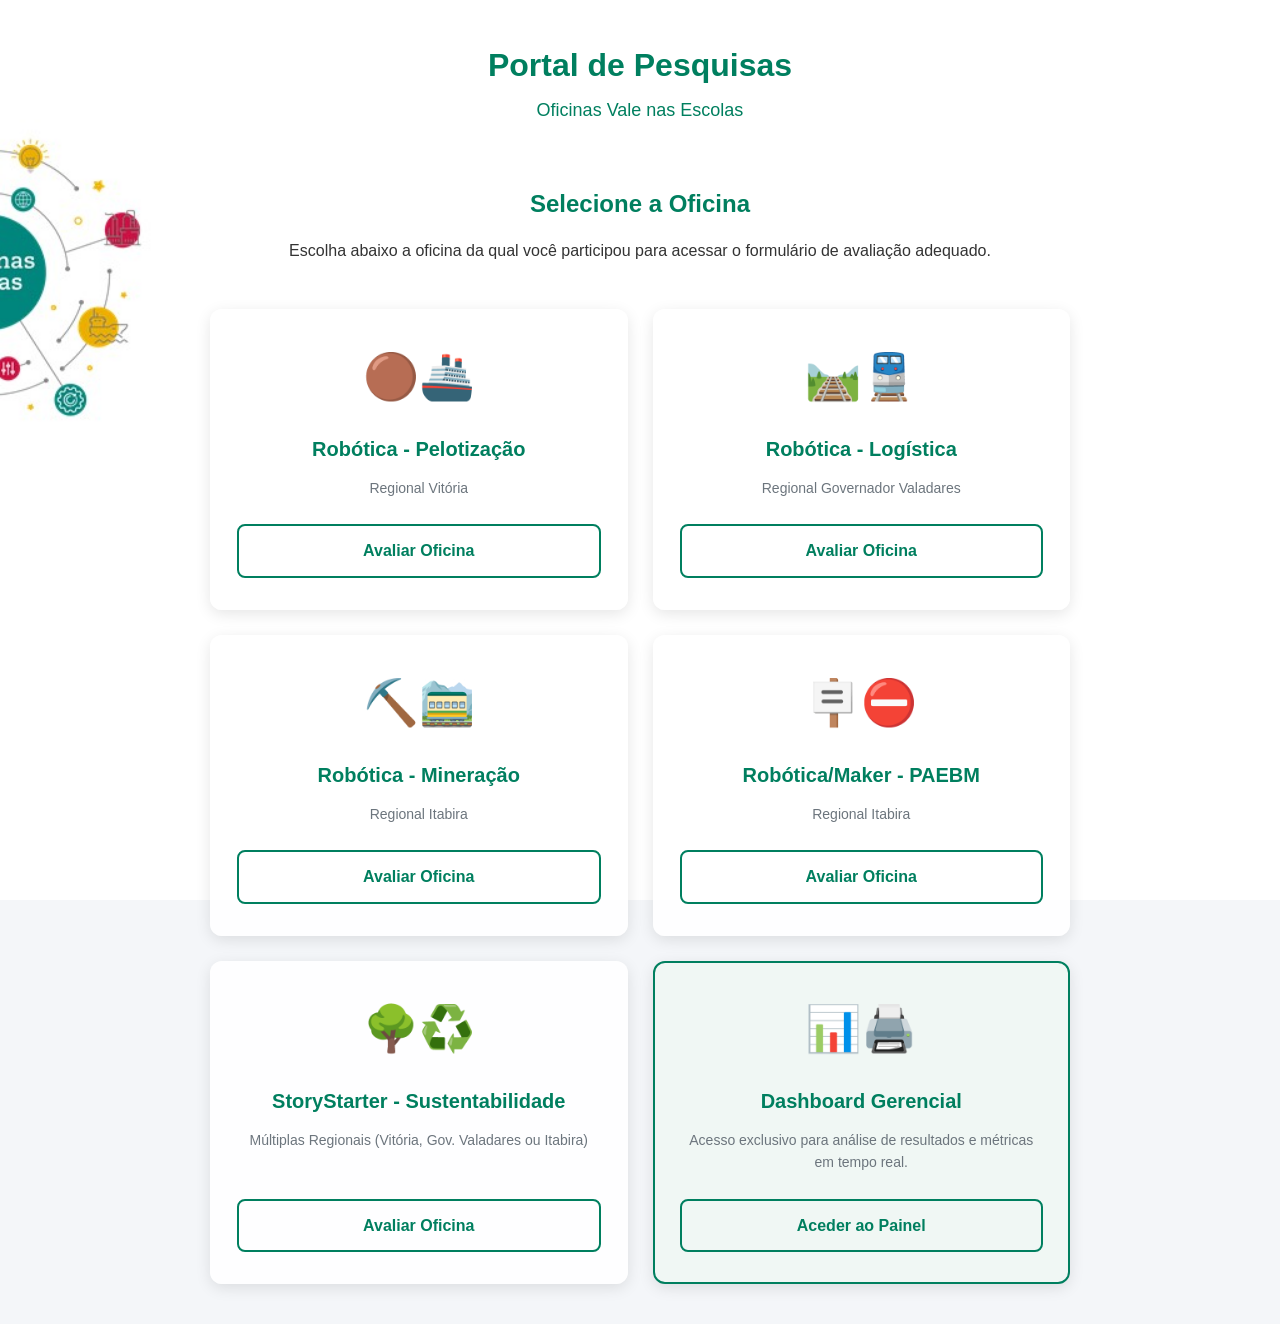
<file: index.html>
<!DOCTYPE html>
<html lang="pt-BR">
<head>
    <meta charset="UTF-8">
    <meta name="viewport" content="width=device-width, initial-scale=1.0">
    <title>Portal de Pesquisas das Oficinas Vale nas Escolas</title>
    <link rel="stylesheet" href="style.css">
</head>
<body>
    <header class="portal-header">
        <div class="header-content">
            <h1>Portal de Pesquisas</h1>
            <p>Oficinas Vale nas Escolas</p>
        </div>
    </header>

    <main class="container">
        <div class="portal-intro animate-fade">
            <h2>Selecione a Oficina</h2>
            <p>Escolha abaixo a oficina da qual você participou para acessar o formulário de avaliação adequado.</p>
        </div>

        <div id="cards-container" class="cards-grid">
            </div>
    </main>

    <script src="script.js"></script>
</body>
</html>
</file>
<file: style.css>
:root {
    --primary-color: #007f5f; 
    --primary-hover: #00644a;
    --bg-color: #f4f6f9;
    --card-bg: #ffffff;
    --text-color: #2b2d42;
    --text-muted: #6c757d;
    --border-color: #dfe2e6;
}

* { box-sizing: border-box; margin: 0; padding: 0; }

body {
    font-family: 'Segoe UI', Tahoma, Geneva, Verdana, sans-serif;
    background-color: var(--bg-color);
    
    /* Configuração da Imagem de Fundo */
    background-image: url('imagens/fundo.jpg');
    background-size: cover;          
    background-position: center;     
    background-repeat: no-repeat;    
    background-attachment: fixed;    
    
    color: var(--text-color);
    line-height: 1.6;
    display: flex;
    flex-direction: column;
    align-items: center;
    min-height: 100vh;
}

/* Cabeçalho do Portal (Transparente com texto Verde) */
.portal-header {
    background-color: transparent;
    width: 100%;
    padding: 40px 20px;
    text-align: center;
    margin-bottom: 20px;
}

.portal-header h1 {
    color: var(--primary-color);
    font-size: 32px;
    font-weight: 700;
    margin-bottom: 5px;
    text-shadow: 0px 0px 5px rgba(255, 255, 255, 0.5); /* Melhora a leitura sobre imagens */
}

.portal-header p {
    color: var(--primary-color);
    font-size: 18px;
    font-weight: 500;
    text-shadow: 0px 0px 5px rgba(255, 255, 255, 0.5);
}

/* Área Principal */
.container {
    width: 100%;
    max-width: 900px; /* Um pouco mais estreito para o formulário ficar mais elegante */
    padding: 0 20px 40px 20px;
}

.portal-intro { text-align: center; margin-bottom: 40px; }
.portal-intro h2 { color: var(--primary-color); margin-bottom: 10px; font-size: 24px; text-shadow: 0px 0px 5px rgba(255,255,255,0.8); }
.portal-intro p { color: #333; font-weight: 500; background: rgba(255,255,255,0.7); display: inline-block; padding: 5px 15px; border-radius: 20px; }

/* Grid de Cards */
.cards-grid {
    display: grid;
    grid-template-columns: repeat(auto-fit, minmax(280px, 1fr));
    gap: 25px;
}

.card {
    background: rgba(255, 255, 255, 0.95); /* Leve transparência */
    border-radius: 12px;
    padding: 30px 25px;
    box-shadow: 0 4px 15px rgba(0, 0, 0, 0.1);
    transition: transform 0.3s ease, border-color 0.3s ease;
    cursor: pointer;
    border: 2px solid transparent;
    display: flex;
    flex-direction: column;
    justify-content: space-between;
    height: 100%;
}
.card:hover { transform: translateY(-8px); border-color: var(--primary-color); }
.card-icon { font-size: 45px; margin-bottom: 20px; text-align: center; }
.card-title { font-size: 20px; color: var(--primary-color); margin-bottom: 12px; font-weight: bold; text-align: center; }
.card-desc { color: var(--text-muted); font-size: 14px; margin-bottom: 25px; flex-grow: 1; text-align: center; }
.card-btn {
    background: transparent; color: var(--primary-color); border: 2px solid var(--primary-color);
    padding: 12px; text-align: center; border-radius: 8px; font-weight: 600; transition: all 0.2s ease;
}
.card:hover .card-btn { background: var(--primary-color); color: white; }

/* Botão Voltar */
.nav-back { margin-bottom: 20px; }
.btn-voltar {
    color: var(--primary-color); text-decoration: none; font-weight: 600;
    display: inline-block; transition: transform 0.2s;
    background: rgba(255,255,255,0.8); padding: 8px 15px; border-radius: 20px;
}
.btn-voltar:hover { transform: translateX(-5px); }

/* Seletor de Perfil Inicial */
.profile-selector {
    background: rgba(255, 255, 255, 0.95); padding: 25px; border-radius: 12px;
    box-shadow: 0 4px 15px rgba(0,0,0,0.05); margin-bottom: 40px; border: 1px solid var(--border-color);
}
.profile-radio-group { display: flex; gap: 15px; }
.profile-radio {
    flex: 1; display: flex; align-items: center; justify-content: center;
    padding: 15px; border: 2px solid var(--border-color); border-radius: 8px;
    cursor: pointer; font-size: 16px; font-weight: 600; transition: all 0.2s ease;
    color: var(--text-color); margin-bottom: 0; background: #fff;
}
.profile-radio input[type="radio"] { margin-right: 10px; width: 20px; height: 20px; accent-color: var(--primary-color); }
.profile-radio:hover { border-color: var(--primary-color); background-color: #f8fbf9; }

/* Formulário e Perguntas */
#form-avaliacao {
    background: rgba(255, 255, 255, 0.95);
    padding: 30px;
    border-radius: 12px;
    box-shadow: 0 4px 15px rgba(0,0,0,0.1);
}
.form-group { margin-bottom: 35px; }
label { display: block; font-weight: 600; margin-bottom: 12px; font-size: 15px; }
textarea {
    width: 100%; padding: 12px 16px; border: 1px solid var(--border-color);
    border-radius: 8px; font-size: 15px; color: var(--text-color); background-color: #ffffff;
    transition: border-color 0.2s; resize: vertical; min-height: 110px;
}
textarea:focus { outline: none; border-color: var(--primary-color); }

/* Caixinhas de Seleção (Radio Padrão) */
.radio-container { display: flex; flex-direction: column; gap: 10px; }
.radio-option {
    display: flex; align-items: center; padding: 12px 16px; border: 1px solid var(--border-color);
    border-radius: 8px; cursor: pointer; background-color: #fff; transition: all 0.2s ease;
    font-weight: 400; margin-bottom: 0;
}
.radio-option:hover { border-color: var(--primary-color); background-color: #f8fbf9; }
.radio-option input[type="radio"] { margin-right: 12px; width: 18px; height: 18px; accent-color: var(--primary-color); }

/* Escala Gráfica 1 a 10 */
.escala-container { display: flex; flex-wrap: wrap; gap: 8px; }
.escala-option { flex: 1 1 0; min-width: 40px; margin-bottom: 0; }
.escala-option input[type="radio"] { display: none; }
.escala-option span {
    display: flex; justify-content: center; align-items: center; height: 50px;
    border: 1px solid var(--border-color); border-radius: 8px; cursor: pointer;
    font-weight: 600; color: var(--text-muted); background-color: #fff;
    transition: all 0.2s ease; font-size: 16px;
}
.escala-option:hover span { border-color: var(--primary-color); background-color: #e6f2ef; color: var(--primary-color); }
.escala-option input[type="radio"]:checked + span {
    background-color: var(--primary-color); color: white; border-color: var(--primary-color);
    box-shadow: 0 4px 10px rgba(0, 127, 95, 0.3); transform: translateY(-3px);
}

/* Informações e Erros */
.info-text {
    background-color: #e9ecef; padding: 15px; border-radius: 8px;
    border-left: 4px solid var(--primary-color); font-size: 15px; margin-bottom: 20px; font-weight: 500;
}
.error-highlight { border-left: 4px solid #d90429; background-color: #fff0f3; padding: 20px; border-radius: 8px; }
.error-highlight label { color: #d90429; }
.error-highlight .radio-option, .error-highlight .escala-option span { border-color: #d90429; background-color: #fff; }
.error-message { background-color: #d90429; color: white; padding: 12px; border-radius: 8px; text-align: center; font-weight: bold; margin-bottom: 20px; }

/* Botões Gerais */
button[type="submit"] {
    width: 100%; padding: 16px; background-color: var(--primary-color); color: #ffffff;
    border: none; border-radius: 8px; font-size: 16px; font-weight: 600; cursor: pointer; transition: 0.2s;
}
button[type="submit"]:hover { background-color: var(--primary-hover); }
button:disabled { background-color: var(--text-muted); cursor: not-allowed; }

.hidden { display: none !important; }
.text-center { text-align: center; }
.icon-success { font-size: 48px; color: #2a9d8f; margin-bottom: 15px; }

#mensagem-sucesso { background: rgba(255,255,255,0.95); padding: 40px; border-radius: 12px; box-shadow: 0 4px 15px rgba(0,0,0,0.1); }
#mensagem-sucesso h3 { color: var(--text-color); margin-bottom: 10px; }
#mensagem-sucesso p { color: var(--text-muted); margin-bottom: 20px; }

.animate-fade { animation: fadeIn 0.5s ease-in-out; }
@keyframes fadeIn { from { opacity: 0; transform: translateY(15px); } to { opacity: 1; transform: translateY(0); } }

/* --- ESTILOS PARA CAIXINHAS DE MÚLTIPLA ESCOLHA (CHECKBOX) --- */
.checkbox-container { 
    display: flex; 
    flex-direction: column; 
    gap: 10px; 
}
.checkbox-option {
    display: flex; 
    align-items: center; 
    padding: 12px 16px; 
    border: 1px solid var(--border-color);
    border-radius: 8px; 
    cursor: pointer; 
    background-color: #fff; 
    transition: all 0.2s ease;
    font-weight: 400; 
    margin-bottom: 0;
}
.checkbox-option:hover { 
    border-color: var(--primary-color); 
    background-color: #f8fbf9; 
}
.checkbox-option input[type="checkbox"] { 
    margin-right: 12px; 
    width: 18px; 
    height: 18px; 
    accent-color: var(--primary-color);
    cursor: pointer;
}

/* Tratamento de erro para os checkboxes */
.error-highlight .checkbox-option { 
    border-color: #d90429; 
    background-color: #fff; 
}
</file>
